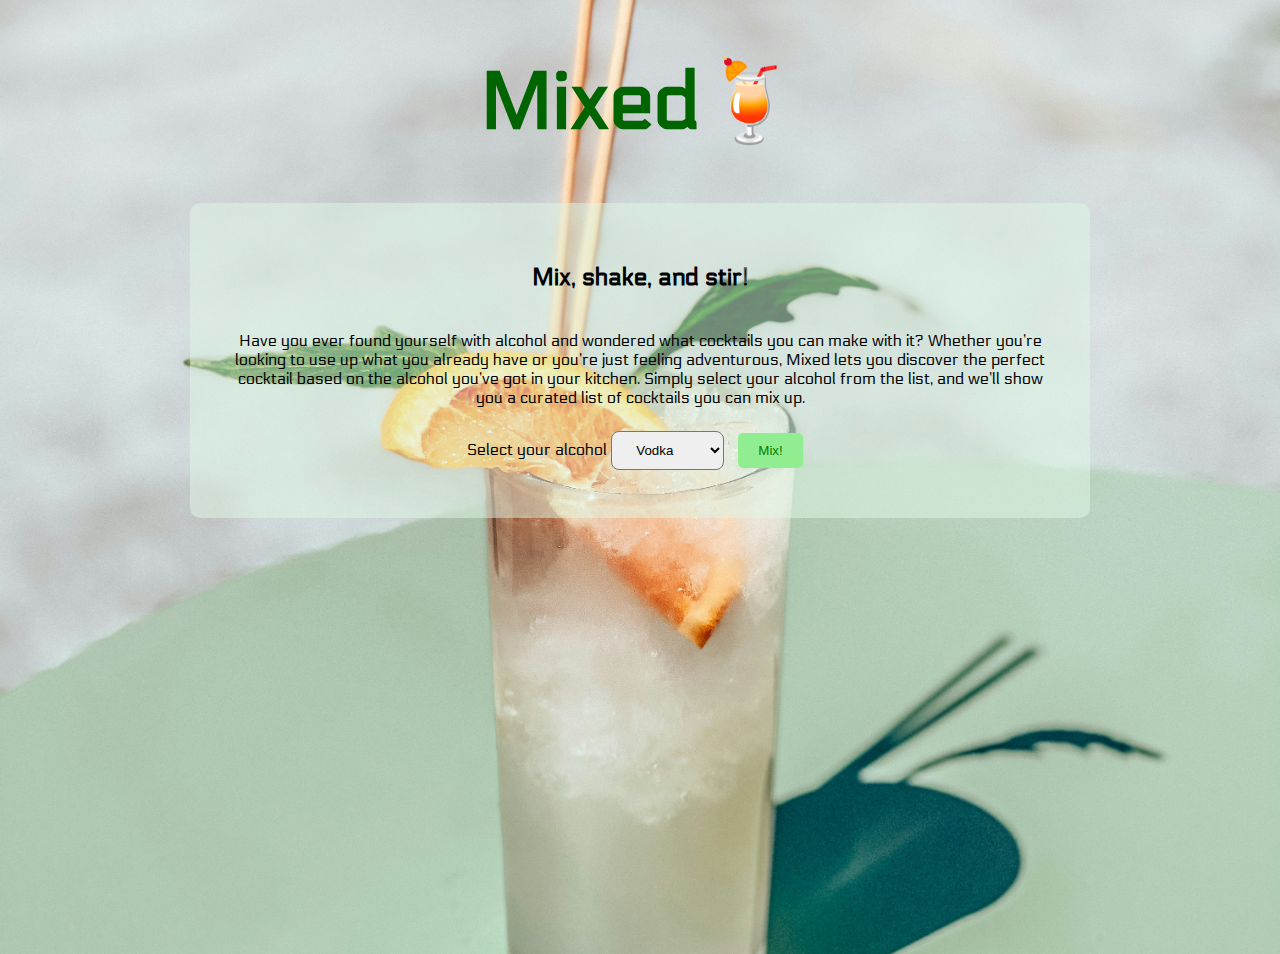
<file: index.html>
<!DOCTYPE html>
<html lang="en">
    <head>
        <title>Mixed</title>
        <meta charset="UTF-8">
        <link rel="stylesheet" href="style.css">
        <link rel="preconnect" href="https://fonts.googleapis.com">
        <link rel="preconnect" href="https://fonts.gstatic.com" crossorigin>
        <link href="https://fonts.googleapis.com/css2?family=Electrolize&family=Noto+Serif+Thai:wght@100..900&display=swap" rel="stylesheet">
    </head>
    <body>
        <div class="container">
            <div class="header" >
                <h1> Mixed</h1>
            </div>
            <div class="select-ingredient">
                <h2> Mix, shake, and stir! </h2>
                  <p><br> Have you ever found yourself with alcohol and wondered what cocktails you can make with it? Whether you’re looking to use up what you already have or you’re just feeling adventurous, Mixed lets you discover the perfect cocktail based on the alcohol you’ve got in your kitchen. Simply select your alcohol from the list, and we’ll show you a curated list of cocktails you can mix up.</p>
                <label for="ingredient">Select your alcohol</label>
                <select id="ingredient">
                    <option>Vodka</option>
                    <option>Tequila</option>
                    <option>Gin</option>
                    <option>Whiskey</option>
                </select>
                <input type="button" class="button" value="Mix!">
            </div>
            <div class ="cocktails">
              <h4> Try these cocktails!</h4>
            </div>
        </div>
        <script src="mixed.js"></script>
    </body>
</html>
</file>
<file: style.css>
/*
Amreet - this is the css file for Mixed.
*/
body {
  background-color: #EAF4F4;
  font-family: "Electrolize", sans-serif;
  background-image: url('photo.jpg');
  background-size: cover;
  background-position: center center;
  background-repeat: no-repeat;
  background-attachment: fixed;
  margin: 0;
  height: 100vh;
  display: block;
}

.container {
  text-align: center;
  margin: 0 auto;
  width: 80%;
  position: relative;

}

.header {
  color: darkgreen;
  font-size: 40px;
}

.header h1::after {
  content: "🍹"
}

.select-ingredient {
  color: black;
  background-color: rgba(224, 247, 230, 0.5);
  text-align: center;
  border-radius: 10px;
  padding: 40px;
  margin: 0 auto 20px;
  width: 80%;

}

.select-ingredient select {
  padding: 10px 20px;
  border-radius: 8px;
  transition: all 0.3s ease;
  cursor: pointer;

}
.select-ingredient select:hover {
  border-color: green; /* Highlight border on hover */
}

input[type="button"] {
  color: green;
  border-radius: 5px;
  margin: 10px;
  padding: 10px 20px;
  background-color: lightgreen;
  transition: all 0.3s ease;
  cursor: pointer;
  border: none;
}

.button:hover {
  background-color: green;
  color: white;
}

.cocktails{
  color: black;
  background-color: rgba(224, 247, 230, 0.5);
  text-align: center;
  border-radius: 10px;
  padding: 40px;
  margin: 0 auto;
  width: 80%;
  display: none;
  margin-bottom: 20px;

}
</file>
